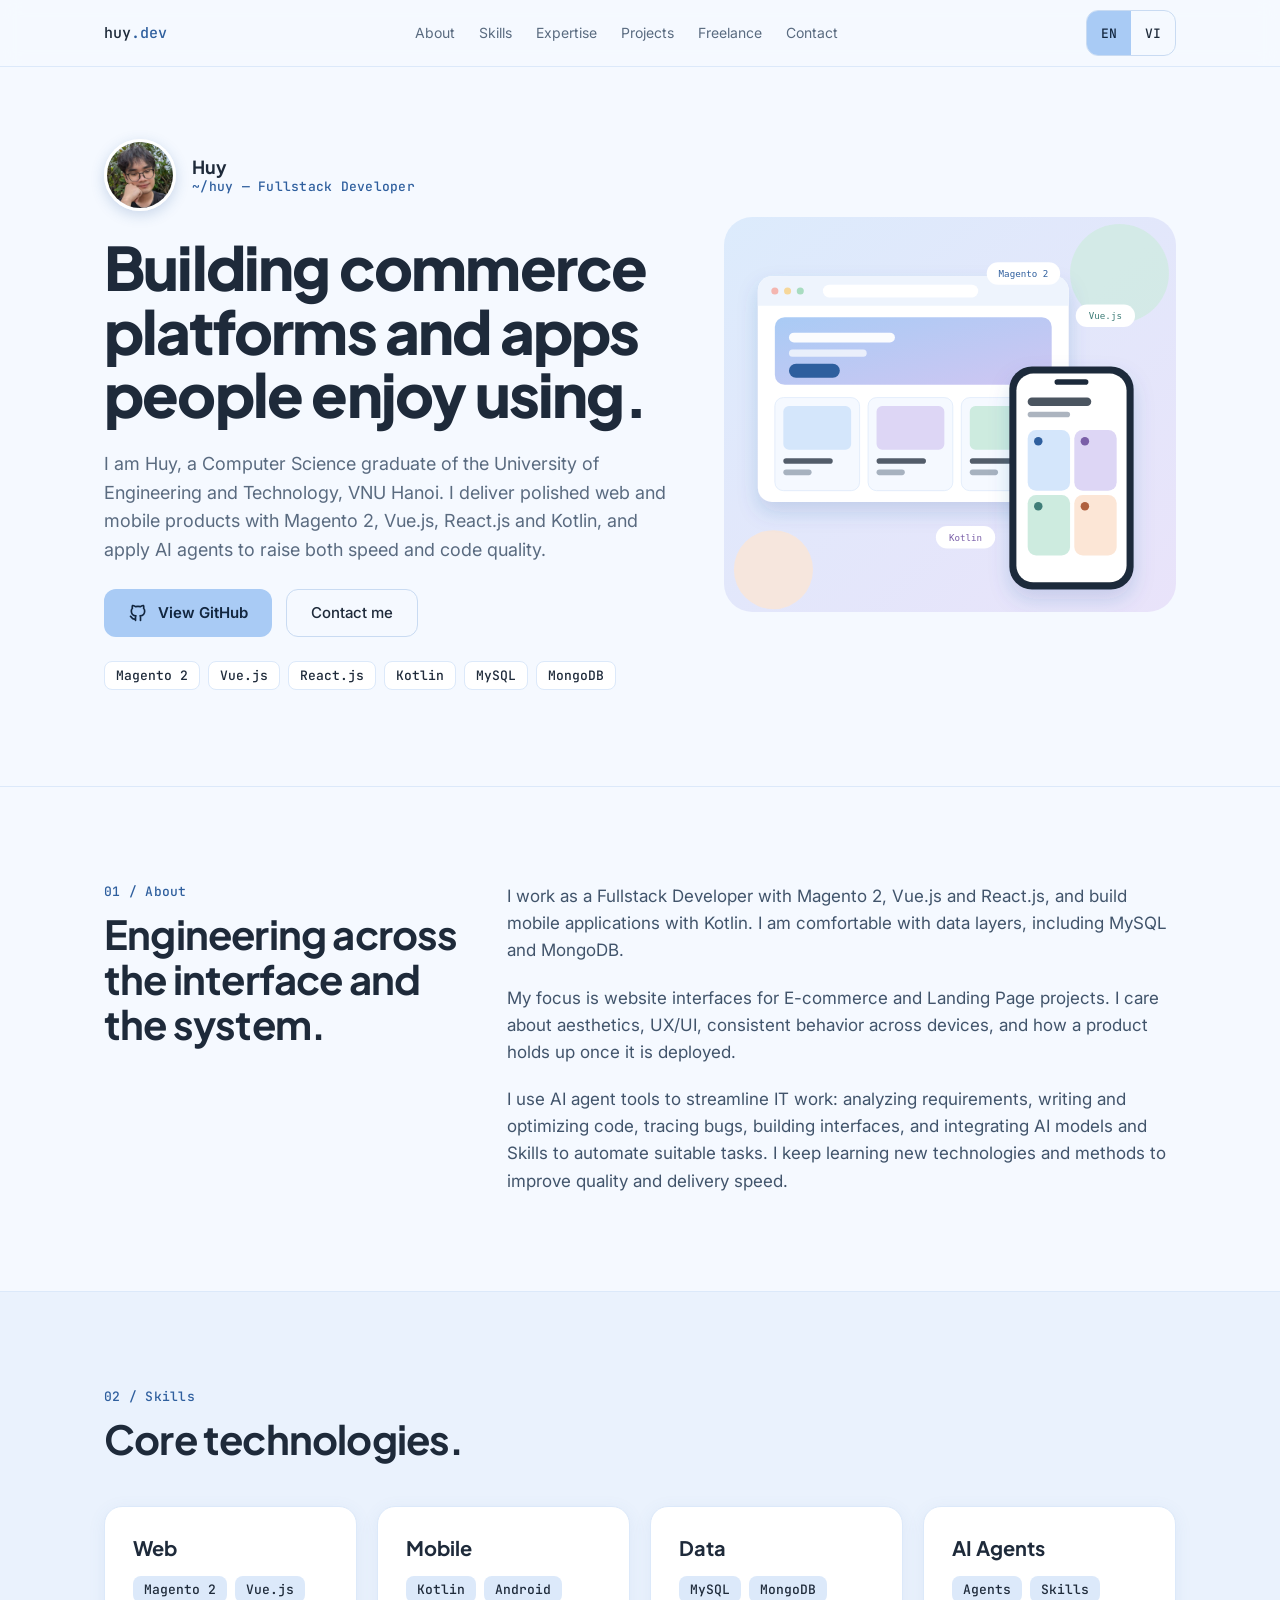
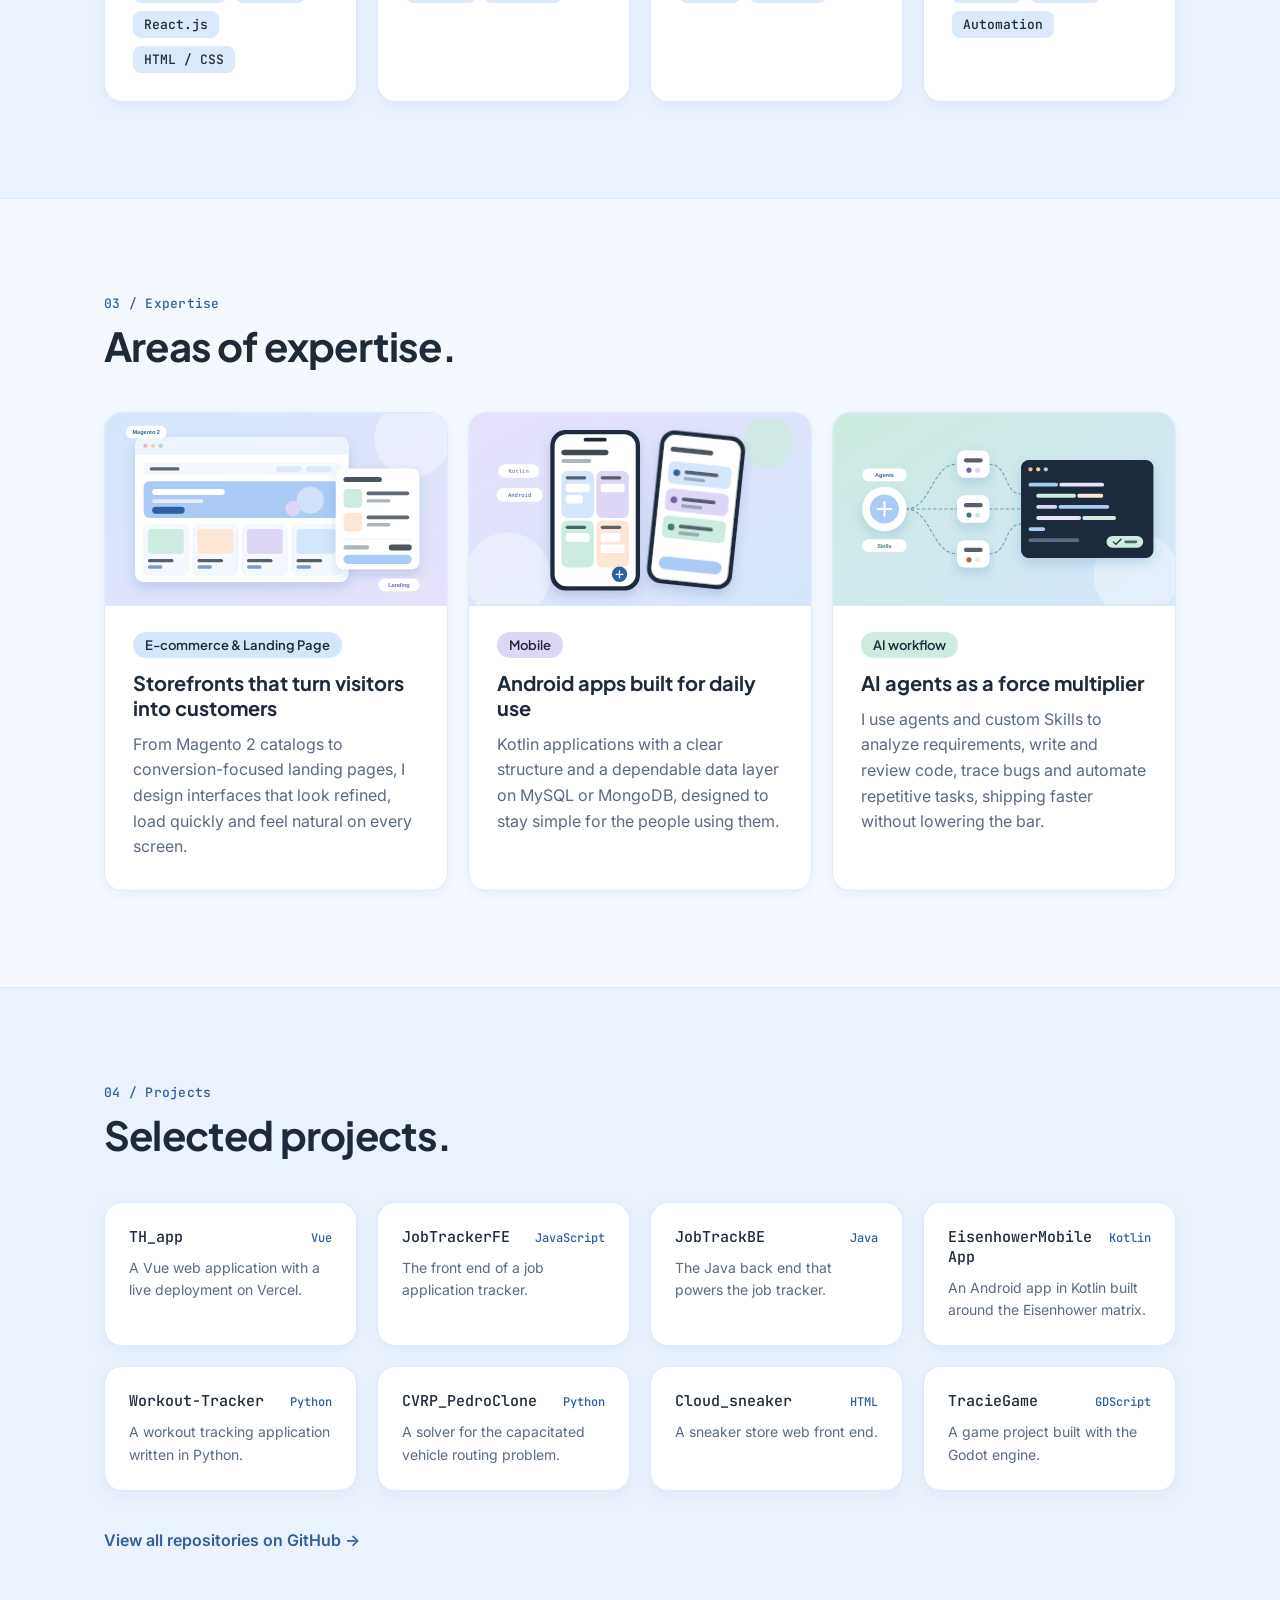
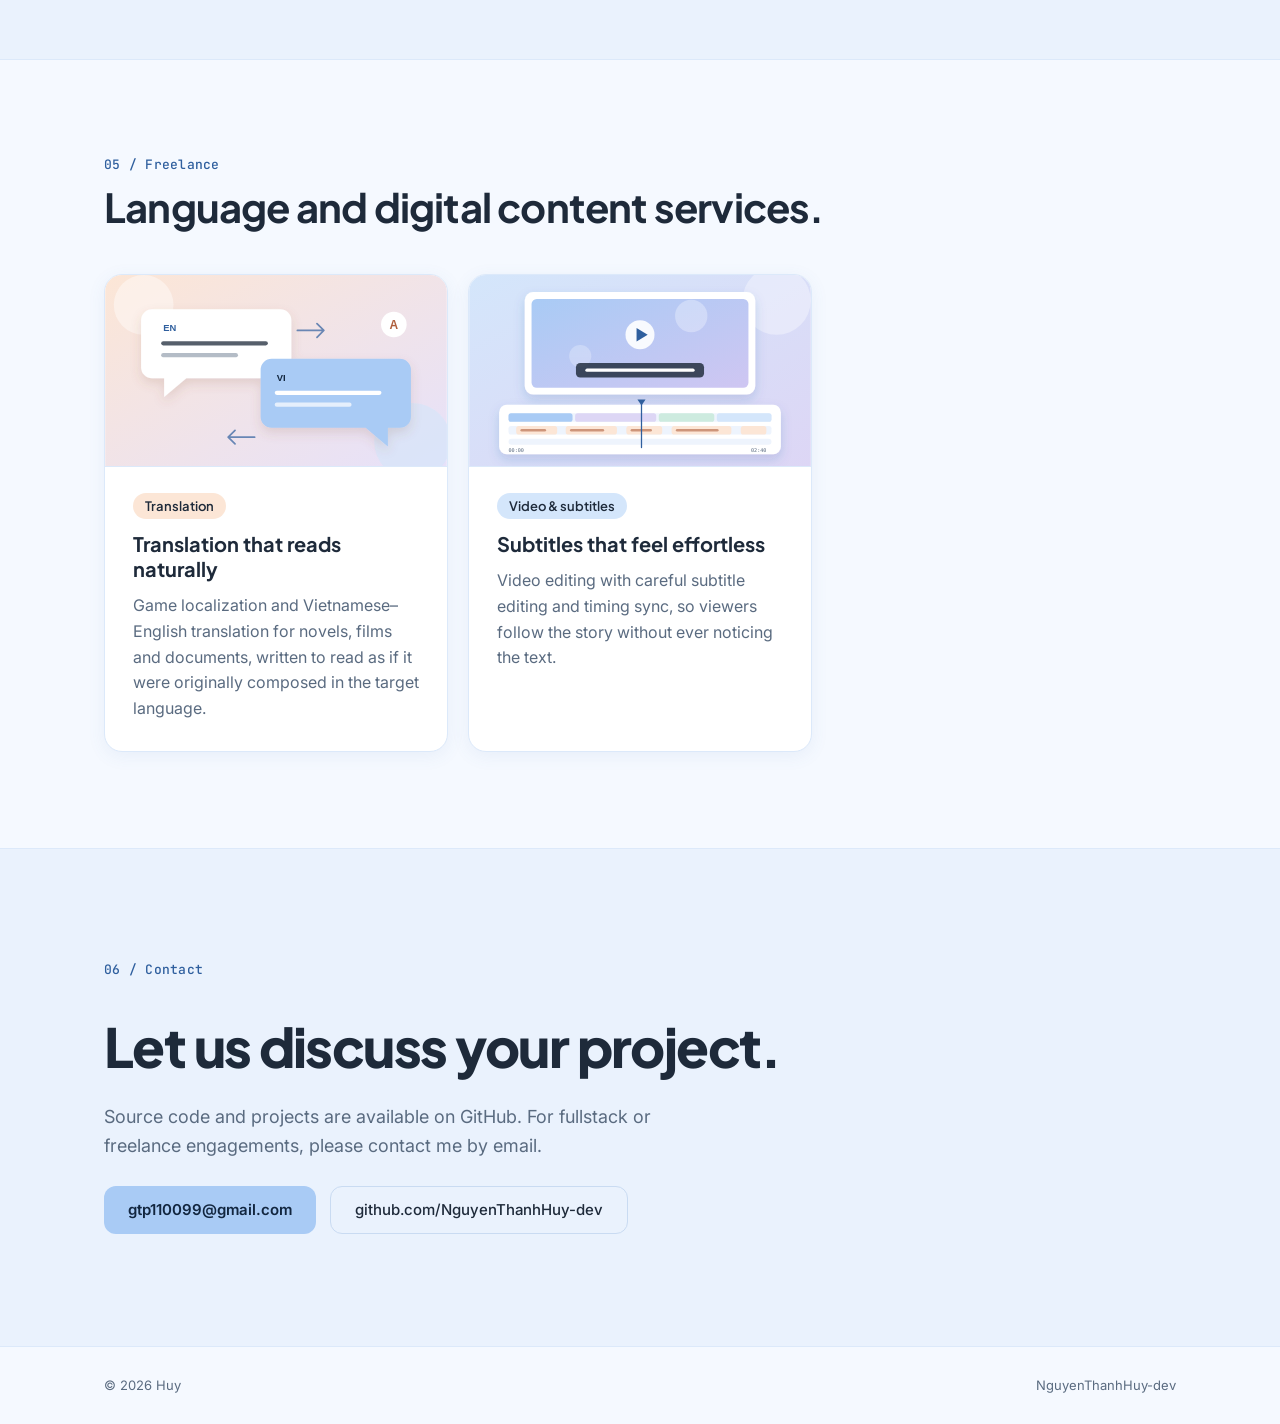
<file: index.html>
<!doctype html>
<html lang="en">
<head>
<meta charset="utf-8">
<meta name="viewport" content="width=device-width, initial-scale=1">
<title>Huy – Fullstack Developer</title>
<meta name="description" content="Portfolio of Huy, Fullstack Developer: Magento 2, Vue.js, React.js, Kotlin and AI-assisted engineering.">
<meta property="og:title" content="Huy – Fullstack Developer">
<meta property="og:description" content="E-commerce, mobile apps and AI-assisted engineering.">
<meta property="og:image" content="assets/banners/hero.svg">
<link rel="preconnect" href="https://fonts.googleapis.com">
<link rel="preconnect" href="https://fonts.gstatic.com" crossorigin>
<link href="https://fonts.googleapis.com/css2?family=Inter:wght@400;500;600&family=JetBrains+Mono:wght@500&family=Plus+Jakarta+Sans:wght@500;600;700;800&display=swap" rel="stylesheet">
<link rel="stylesheet" href="assets/css/style.css">
</head>
<body>

<header class="nav">
  <div class="wrap nav-inner">
    <a class="brand" href="#top">huy<span>.dev</span></a>
    <nav class="nav-links" aria-label="Primary">
      <a href="#about" data-i18n="nav.about">About</a>
      <a href="#skills" data-i18n="nav.skills">Skills</a>
      <a href="#work" data-i18n="nav.work">Expertise</a>
      <a href="#projects" data-i18n="nav.projects">Projects</a>
      <a href="#freelance" data-i18n="nav.freelance">Freelance</a>
      <a href="#contact" data-i18n="nav.contact">Contact</a>
    </nav>
    <div class="lang" role="group" aria-label="Language">
      <button type="button" data-lang="en" aria-pressed="true">EN</button>
      <button type="button" data-lang="vi" aria-pressed="false">VI</button>
    </div>
  </div>
</header>

<main id="top">

  <section class="hero wrap">
    <div class="hero-copy">
      <div class="me">
        <img class="avatar" src="assets/images/avatar.jpg" width="72" height="72" alt="Portrait of Huy">
        <div>
          <p class="me-name">Huy</p>
          <p class="eyebrow" data-i18n="hero.eyebrow">Fullstack Developer</p>
        </div>
      </div>
      <h1 data-i18n="hero.title">Building commerce platforms and apps people enjoy using.</h1>
      <p class="lead" data-i18n="hero.text">I am Huy, a Computer Science graduate of the University of Engineering and Technology, VNU Hanoi.</p>
      <div class="actions">
        <a class="btn btn-primary" href="https://github.com/NguyenThanhHuy-dev" target="_blank" rel="noopener">
          <svg width="20" height="20" viewBox="0 0 24 24" fill="none" stroke="currentColor" stroke-width="2" stroke-linecap="round" stroke-linejoin="round" aria-hidden="true"><path d="M9 19c-4.3 1.4 -4.3 -2.5 -6 -3m12 5v-3.5c0 -1 .1 -1.4 -.5 -2c2.8 -.3 5.5 -1.4 5.5 -6a4.6 4.6 0 0 0 -1.3 -3.2a4.2 4.2 0 0 0 -.1 -3.2s-1.1 -.3 -3.5 1.3a12.3 12.3 0 0 0 -6.2 0c-2.4 -1.6 -3.5 -1.3 -3.5 -1.3a4.2 4.2 0 0 0 -.1 3.2a4.6 4.6 0 0 0 -1.3 3.2c0 4.6 2.7 5.7 5.5 6c-.6 .6 -.6 1.2 -.5 2v3.5"/></svg>
          <span data-i18n="hero.cta1">View GitHub</span>
        </a>
        <a class="btn btn-ghost" href="#contact" data-i18n="hero.cta2">Contact me</a>
      </div>
      <ul class="pills" aria-label="Core stack">
        <li>Magento 2</li><li>Vue.js</li><li>React.js</li><li>Kotlin</li><li>MySQL</li><li>MongoDB</li>
      </ul>
    </div>
    <div class="hero-art">
      <img src="assets/banners/hero.svg" width="640" height="560" alt="Illustration of a storefront in a browser window and a task app on a phone">
    </div>
  </section>

  <section id="about" class="section">
    <div class="wrap split">
      <div>
        <p class="label">01 / <span data-i18n="nav.about">About</span></p>
        <h2 data-i18n="about.title">Engineering across the interface and the system.</h2>
      </div>
      <div class="prose">
        <p data-i18n="about.p1"></p>
        <p data-i18n="about.p2"></p>
        <p data-i18n="about.p3"></p>
      </div>
    </div>
  </section>

  <section id="skills" class="section alt">
    <div class="wrap">
      <p class="label">02 / <span data-i18n="nav.skills">Skills</span></p>
      <h2 data-i18n="skills.title">Core technologies.</h2>
      <div class="grid">
        <article class="card">
          <h3>Web</h3>
          <ul class="tags"><li>Magento 2</li><li>Vue.js</li><li>React.js</li><li>HTML / CSS</li></ul>
        </article>
        <article class="card">
          <h3>Mobile</h3>
          <ul class="tags"><li>Kotlin</li><li>Android</li></ul>
        </article>
        <article class="card">
          <h3 data-i18n="skills.data">Data</h3>
          <ul class="tags"><li>MySQL</li><li>MongoDB</li></ul>
        </article>
        <article class="card">
          <h3 data-i18n="skills.ai">AI Agents</h3>
          <ul class="tags"><li>Agents</li><li>Skills</li><li data-i18n="skills.auto">Automation</li></ul>
        </article>
      </div>
    </div>
  </section>

  <section id="work" class="section">
    <div class="wrap">
      <p class="label">03 / <span data-i18n="nav.work">Expertise</span></p>
      <h2 data-i18n="work.title">Areas of expertise.</h2>
      <div class="grid grid-3">
        <article class="card feature">
          <img src="assets/banners/work-ecommerce.svg" width="800" height="450" loading="lazy" alt="Storefront mockup with product grid and checkout panel">
          <div class="feature-body">
            <span class="chip c-blue" data-i18n="work.1.tag">E-commerce &amp; Landing Page</span>
            <h3 data-i18n="work.1.title"></h3>
            <p data-i18n="work.1.text"></p>
          </div>
        </article>
        <article class="card feature">
          <img src="assets/banners/work-mobile.svg" width="800" height="450" loading="lazy" alt="Two phone screens showing a prioritised task matrix">
          <div class="feature-body">
            <span class="chip c-lav" data-i18n="work.2.tag">Mobile</span>
            <h3 data-i18n="work.2.title"></h3>
            <p data-i18n="work.2.text"></p>
          </div>
        </article>
        <article class="card feature">
          <img src="assets/banners/work-ai.svg" width="800" height="450" loading="lazy" alt="Connected AI agent nodes beside a code editor">
          <div class="feature-body">
            <span class="chip c-mint" data-i18n="work.3.tag">AI workflow</span>
            <h3 data-i18n="work.3.title"></h3>
            <p data-i18n="work.3.text"></p>
          </div>
        </article>
      </div>
    </div>
  </section>

  <section id="projects" class="section alt">
    <div class="wrap">
      <p class="label">04 / <span data-i18n="nav.projects">Projects</span></p>
      <h2 data-i18n="projects.title">Selected projects.</h2>
      <div class="grid" id="repos"></div>
      <a class="more" href="https://github.com/NguyenThanhHuy-dev?tab=repositories" target="_blank" rel="noopener" data-i18n="projects.all">View all repositories on GitHub →</a>
    </div>
  </section>

  <section id="freelance" class="section">
    <div class="wrap">
      <p class="label">05 / <span data-i18n="nav.freelance">Freelance</span></p>
      <h2 data-i18n="free.title">Language and digital content services.</h2>
      <div class="grid grid-2">
        <article class="card feature">
          <img src="assets/banners/freelance-translation.svg" width="800" height="450" loading="lazy" alt="English and Vietnamese speech bubbles">
          <div class="feature-body">
            <span class="chip c-peach" data-i18n="free.1.tag"></span>
            <h3 data-i18n="free.1.title"></h3>
            <p data-i18n="free.1.text"></p>
          </div>
        </article>
        <article class="card feature">
          <img src="assets/banners/freelance-video.svg" width="800" height="450" loading="lazy" alt="Video editor timeline with subtitle tracks">
          <div class="feature-body">
            <span class="chip c-blue" data-i18n="free.2.tag"></span>
            <h3 data-i18n="free.2.title"></h3>
            <p data-i18n="free.2.text"></p>
          </div>
        </article>
      </div>
    </div>
  </section>

  <section id="contact" class="section alt contact">
    <div class="wrap">
      <p class="label">06 / <span data-i18n="nav.contact">Contact</span></p>
      <h2 class="big" data-i18n="contact.title">Let us discuss your project.</h2>
      <p class="lead" data-i18n="contact.text"></p>
      <div class="actions">
        <a class="btn btn-primary" href="mailto:gtp110099@gmail.com">gtp110099@gmail.com</a>
        <a class="btn btn-ghost" href="https://github.com/NguyenThanhHuy-dev" target="_blank" rel="noopener">github.com/NguyenThanhHuy-dev</a>
      </div>
    </div>
  </section>

</main>

<footer class="footer">
  <div class="wrap foot-inner">
    <span>© 2026 Huy</span>
    <a href="https://github.com/NguyenThanhHuy-dev" target="_blank" rel="noopener">NguyenThanhHuy-dev</a>
  </div>
</footer>

<script src="assets/js/main.js"></script>
</body>
</html>
</file>
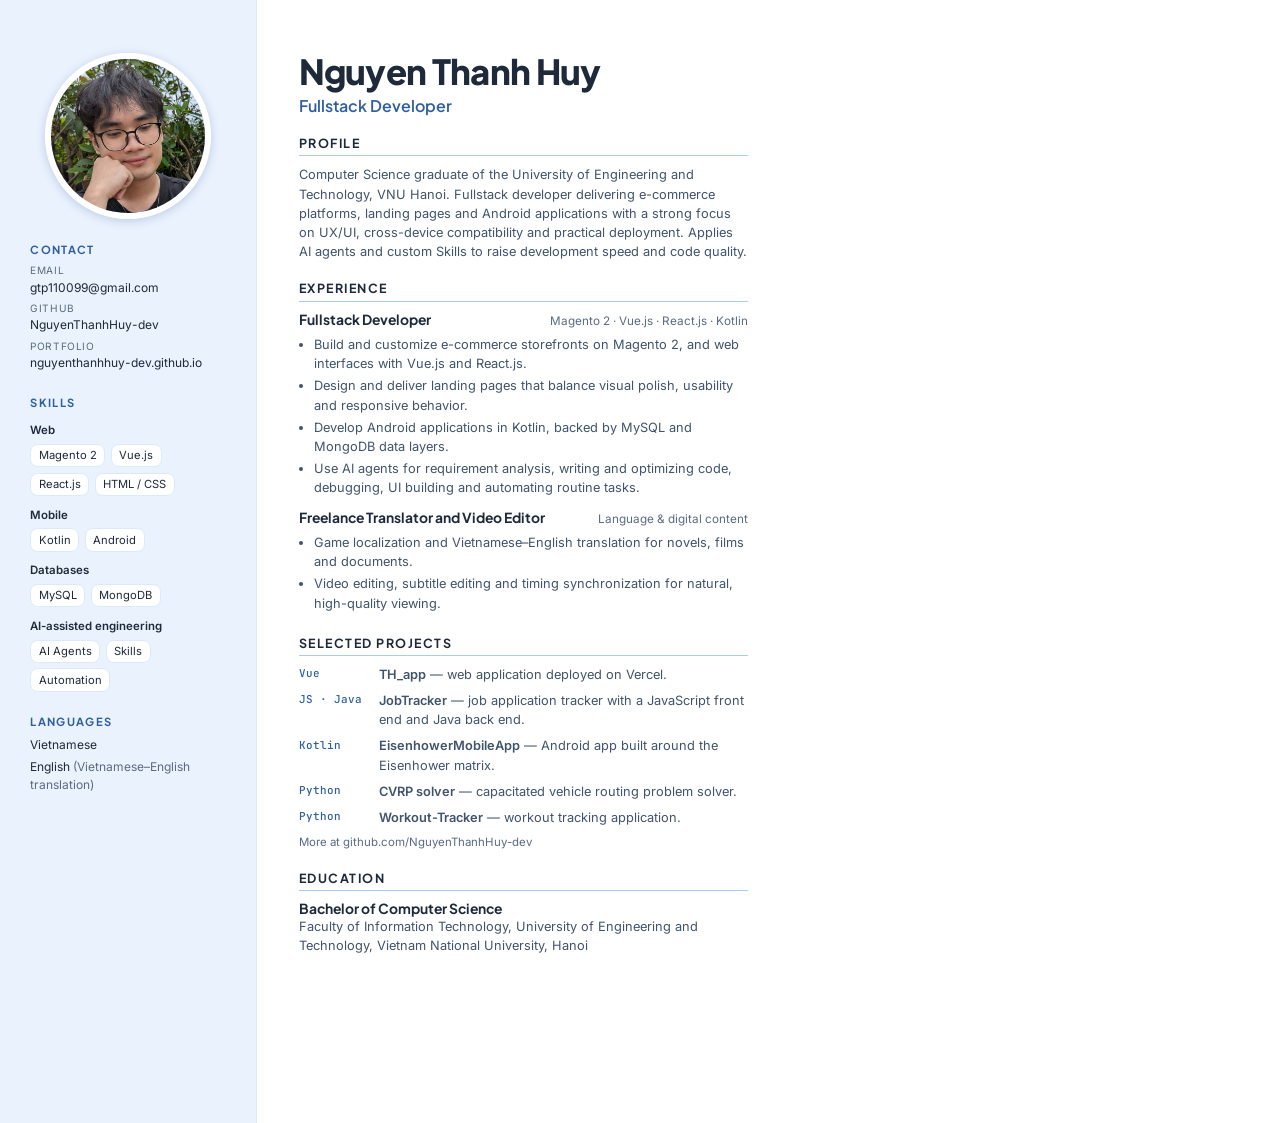
<file: resume/resume-en.html>
<!doctype html>
<html lang="en">
<head>
<meta charset="utf-8">
<title>Resume – Nguyen Thanh Huy</title>
<link href="https://fonts.googleapis.com/css2?family=Inter:wght@400;500;600&family=JetBrains+Mono:wght@500&family=Plus+Jakarta+Sans:wght@600;700;800&display=swap" rel="stylesheet">
<link rel="stylesheet" href="resume.css">
</head>
<body>
<div class="page">
<aside>
  <img class="avatar" src="avatar.jpg" alt="Portrait of Huy">
  <div>
    <h3>Contact</h3>
    <ul>
      <li><span class="k">Email</span><a href="mailto:gtp110099@gmail.com">gtp110099@gmail.com</a></li>
      <li><span class="k">GitHub</span><a href="https://github.com/NguyenThanhHuy-dev">NguyenThanhHuy-dev</a></li>
      <li><span class="k">Portfolio</span><a href="https://nguyenthanhhuy-dev.github.io/Hyf_Portfolio/">nguyenthanhhuy-dev.github.io</a></li>
    </ul>
  </div>
  <div>
    <h3>Skills</h3>
    <ul>
      <li class="sub">Web</li>
      <li class="tags"><span>Magento 2</span><span>Vue.js</span><span>React.js</span><span>HTML / CSS</span></li>
      <li class="sub">Mobile</li>
      <li class="tags"><span>Kotlin</span><span>Android</span></li>
      <li class="sub">Databases</li>
      <li class="tags"><span>MySQL</span><span>MongoDB</span></li>
      <li class="sub">AI-assisted engineering</li>
      <li class="tags"><span>AI Agents</span><span>Skills</span><span>Automation</span></li>
    </ul>
  </div>
  <div>
    <h3>Languages</h3>
    <ul><li>Vietnamese</li><li>English <span style="color:#5a6b80">(Vietnamese–English translation)</span></li></ul>
  </div>
</aside>
<main>
  <header>
    <h1>Nguyen Thanh Huy</h1>
    <p class="role">Fullstack Developer</p>
  </header>

  <section>
    <h2>Profile</h2>
    <p class="summary">Computer Science graduate of the University of Engineering and Technology, VNU Hanoi. Fullstack developer delivering e-commerce platforms, landing pages and Android applications with a strong focus on UX/UI, cross-device compatibility and practical deployment. Applies AI agents and custom Skills to raise development speed and code quality.</p>
  </section>

  <section>
    <h2>Experience</h2>
    <div class="item">
      <div class="item-head"><b>Fullstack Developer</b><span>Magento 2 · Vue.js · React.js · Kotlin</span></div>
      <ul>
        <li>Build and customize e-commerce storefronts on Magento 2, and web interfaces with Vue.js and React.js.</li>
        <li>Design and deliver landing pages that balance visual polish, usability and responsive behavior.</li>
        <li>Develop Android applications in Kotlin, backed by MySQL and MongoDB data layers.</li>
        <li>Use AI agents for requirement analysis, writing and optimizing code, debugging, UI building and automating routine tasks.</li>
      </ul>
    </div>
    <div class="item">
      <div class="item-head"><b>Freelance Translator and Video Editor</b><span>Language &amp; digital content</span></div>
      <ul>
        <li>Game localization and Vietnamese–English translation for novels, films and documents.</li>
        <li>Video editing, subtitle editing and timing synchronization for natural, high-quality viewing.</li>
      </ul>
    </div>
  </section>

  <section>
    <h2>Selected projects</h2>
    <div class="proj"><span class="tech">Vue</span><span class="d"><b>TH_app</b> — web application deployed on Vercel.</span></div>
    <div class="proj"><span class="tech">JS · Java</span><span class="d"><b>JobTracker</b> — job application tracker with a JavaScript front end and Java back end.</span></div>
    <div class="proj"><span class="tech">Kotlin</span><span class="d"><b>EisenhowerMobileApp</b> — Android app built around the Eisenhower matrix.</span></div>
    <div class="proj"><span class="tech">Python</span><span class="d"><b>CVRP solver</b> — capacitated vehicle routing problem solver.</span></div>
    <div class="proj"><span class="tech">Python</span><span class="d"><b>Workout-Tracker</b> — workout tracking application.</span></div>
    <p style="font-size:8.6pt;color:#5a6b80;margin-top:1mm">More at github.com/NguyenThanhHuy-dev</p>
  </section>

  <section>
    <h2>Education</h2>
    <div class="item">
      <div class="item-head"><b>Bachelor of Computer Science</b></div>
      <p class="summary">Faculty of Information Technology, University of Engineering and Technology, Vietnam National University, Hanoi</p>
    </div>
  </section>
</main>
</div>
</body>
</html>
</file>
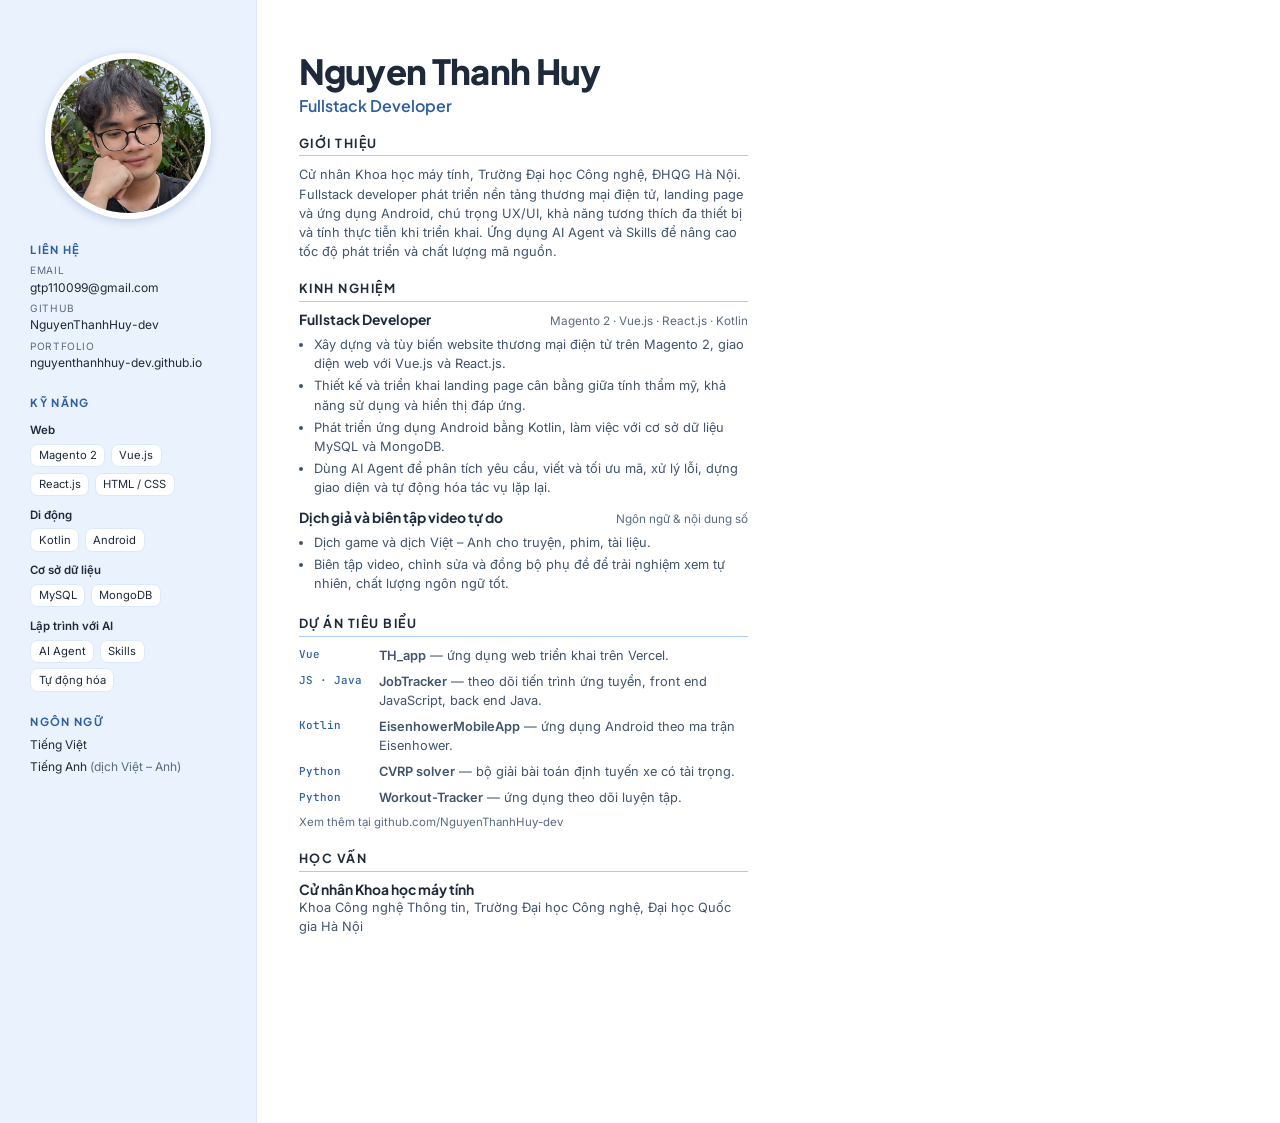
<file: resume/resume-vi.html>
<!doctype html>
<html lang="vi">
<head>
<meta charset="utf-8">
<title>Hồ sơ – Nguyen Thanh Huy</title>
<link href="https://fonts.googleapis.com/css2?family=Inter:wght@400;500;600&family=JetBrains+Mono:wght@500&family=Plus+Jakarta+Sans:wght@600;700;800&display=swap" rel="stylesheet">
<link rel="stylesheet" href="resume.css">
</head>
<body>
<div class="page">
<aside>
  <img class="avatar" src="avatar.jpg" alt="Ảnh chân dung của Huy">
  <div>
    <h3>Liên hệ</h3>
    <ul>
      <li><span class="k">Email</span><a href="mailto:gtp110099@gmail.com">gtp110099@gmail.com</a></li>
      <li><span class="k">GitHub</span><a href="https://github.com/NguyenThanhHuy-dev">NguyenThanhHuy-dev</a></li>
      <li><span class="k">Portfolio</span><a href="https://nguyenthanhhuy-dev.github.io/Hyf_Portfolio/">nguyenthanhhuy-dev.github.io</a></li>
    </ul>
  </div>
  <div>
    <h3>Kỹ năng</h3>
    <ul>
      <li class="sub">Web</li>
      <li class="tags"><span>Magento 2</span><span>Vue.js</span><span>React.js</span><span>HTML / CSS</span></li>
      <li class="sub">Di động</li>
      <li class="tags"><span>Kotlin</span><span>Android</span></li>
      <li class="sub">Cơ sở dữ liệu</li>
      <li class="tags"><span>MySQL</span><span>MongoDB</span></li>
      <li class="sub">Lập trình với AI</li>
      <li class="tags"><span>AI Agent</span><span>Skills</span><span>Tự động hóa</span></li>
    </ul>
  </div>
  <div>
    <h3>Ngôn ngữ</h3>
    <ul><li>Tiếng Việt</li><li>Tiếng Anh <span style="color:#5a6b80">(dịch Việt – Anh)</span></li></ul>
  </div>
</aside>
<main>
  <header>
    <h1>Nguyen Thanh Huy</h1>
    <p class="role">Fullstack Developer</p>
  </header>

  <section>
    <h2>Giới thiệu</h2>
    <p class="summary">Cử nhân Khoa học máy tính, Trường Đại học Công nghệ, ĐHQG Hà Nội. Fullstack developer phát triển nền tảng thương mại điện tử, landing page và ứng dụng Android, chú trọng UX/UI, khả năng tương thích đa thiết bị và tính thực tiễn khi triển khai. Ứng dụng AI Agent và Skills để nâng cao tốc độ phát triển và chất lượng mã nguồn.</p>
  </section>

  <section>
    <h2>Kinh nghiệm</h2>
    <div class="item">
      <div class="item-head"><b>Fullstack Developer</b><span>Magento 2 · Vue.js · React.js · Kotlin</span></div>
      <ul>
        <li>Xây dựng và tùy biến website thương mại điện tử trên Magento 2, giao diện web với Vue.js và React.js.</li>
        <li>Thiết kế và triển khai landing page cân bằng giữa tính thẩm mỹ, khả năng sử dụng và hiển thị đáp ứng.</li>
        <li>Phát triển ứng dụng Android bằng Kotlin, làm việc với cơ sở dữ liệu MySQL và MongoDB.</li>
        <li>Dùng AI Agent để phân tích yêu cầu, viết và tối ưu mã, xử lý lỗi, dựng giao diện và tự động hóa tác vụ lặp lại.</li>
      </ul>
    </div>
    <div class="item">
      <div class="item-head"><b>Dịch giả và biên tập video tự do</b><span>Ngôn ngữ &amp; nội dung số</span></div>
      <ul>
        <li>Dịch game và dịch Việt – Anh cho truyện, phim, tài liệu.</li>
        <li>Biên tập video, chỉnh sửa và đồng bộ phụ đề để trải nghiệm xem tự nhiên, chất lượng ngôn ngữ tốt.</li>
      </ul>
    </div>
  </section>

  <section>
    <h2>Dự án tiêu biểu</h2>
    <div class="proj"><span class="tech">Vue</span><span class="d"><b>TH_app</b> — ứng dụng web triển khai trên Vercel.</span></div>
    <div class="proj"><span class="tech">JS · Java</span><span class="d"><b>JobTracker</b> — theo dõi tiến trình ứng tuyển, front end JavaScript, back end Java.</span></div>
    <div class="proj"><span class="tech">Kotlin</span><span class="d"><b>EisenhowerMobileApp</b> — ứng dụng Android theo ma trận Eisenhower.</span></div>
    <div class="proj"><span class="tech">Python</span><span class="d"><b>CVRP solver</b> — bộ giải bài toán định tuyến xe có tải trọng.</span></div>
    <div class="proj"><span class="tech">Python</span><span class="d"><b>Workout-Tracker</b> — ứng dụng theo dõi luyện tập.</span></div>
    <p style="font-size:8.6pt;color:#5a6b80;margin-top:1mm">Xem thêm tại github.com/NguyenThanhHuy-dev</p>
  </section>

  <section>
    <h2>Học vấn</h2>
    <div class="item">
      <div class="item-head"><b>Cử nhân Khoa học máy tính</b></div>
      <p class="summary">Khoa Công nghệ Thông tin, Trường Đại học Công nghệ, Đại học Quốc gia Hà Nội</p>
    </div>
  </section>
</main>
</div>
</body>
</html>
</file>
<file: assets/css/style.css>
:root{
  --bg:#f5f9ff; --bg-alt:#eaf2fd; --card:#fff; --line:#dce9fa; --line-2:#c9dbf2;
  --ink:#1e2a3a; --muted:#5a6b80; --body:#41546b;
  --accent:#2f5f9e; --soft:#a9cbf5; --soft-hover:#bbd6f8; --on-soft:#12263f;
  --blue:#d4e6fb; --lav:#ddd6f5; --mint:#cdebdf; --peach:#fce6d6;
  --radius:18px; --shadow:0 4px 18px rgba(80,120,180,.08);
  --head:'Plus Jakarta Sans',system-ui,sans-serif; --mono:'JetBrains Mono',ui-monospace,monospace;
}
*{box-sizing:border-box}
html{scroll-behavior:smooth;scroll-padding-top:84px}
body{margin:0;background:var(--bg);color:var(--ink);font-family:'Inter',system-ui,sans-serif;line-height:1.6;-webkit-font-smoothing:antialiased}
img{max-width:100%;height:auto;display:block}
a{color:inherit;text-decoration:none}
a:focus-visible,button:focus-visible{outline:2px solid var(--accent);outline-offset:3px}
.wrap{max-width:1120px;margin:0 auto;padding:0 24px}

/* nav */
.nav{position:sticky;top:0;z-index:10;background:rgba(245,249,255,.85);backdrop-filter:blur(10px);border-bottom:1px solid var(--line)}
.nav-inner{display:flex;flex-wrap:wrap;align-items:center;justify-content:space-between;gap:8px 24px;padding-top:10px;padding-bottom:10px}
.brand{font-family:var(--mono);font-weight:500;font-size:15px}
.brand span{color:var(--accent)}
.nav-links{display:flex;flex-wrap:wrap;gap:4px 24px;font-size:14px}
.nav-links a{color:var(--muted);padding:10px 0;min-height:44px;display:inline-flex;align-items:center}
.nav-links a:hover{color:var(--accent)}
.lang{display:flex;border:1px solid var(--line-2);border-radius:12px;overflow:hidden}
.lang button{border:0;background:transparent;color:var(--ink);font:500 13px var(--mono);min-width:44px;min-height:44px;padding:0 14px;cursor:pointer}
.lang button[aria-pressed="true"]{background:var(--soft);color:var(--on-soft)}

/* hero */
.hero{display:flex;flex-wrap:wrap;align-items:center;gap:48px;padding-top:72px;padding-bottom:96px}
.hero-copy{flex:1 1 480px;min-width:0;display:flex;flex-direction:column;gap:24px}
.hero-art{flex:1 1 360px;min-width:0}
.me{display:flex;align-items:center;gap:16px}
.avatar{width:72px;height:72px;border-radius:50%;object-fit:cover;border:3px solid #fff;box-shadow:0 4px 14px rgba(47,95,158,.22)}
.me-name{margin:0;font:700 18px var(--head)}
.eyebrow,.label{margin:0;font:500 13px var(--mono);color:var(--accent);letter-spacing:.02em}
.label{margin-bottom:12px}
h1,h2,h3{font-family:var(--head);margin:0}
h1{font-size:clamp(34px,5.4vw,60px);font-weight:800;line-height:1.06;letter-spacing:-.03em}
h2{font-size:clamp(28px,3.6vw,40px);font-weight:700;line-height:1.12;letter-spacing:-.02em}
h2.big{font-size:clamp(32px,5vw,54px);font-weight:800;max-width:760px;letter-spacing:-.03em}
h3{font-size:20px;font-weight:700;line-height:1.25}
.lead{margin:0;font-size:18px;color:var(--muted);max-width:580px}
.actions{display:flex;flex-wrap:wrap;gap:14px}
.btn{display:inline-flex;align-items:center;gap:10px;min-height:48px;padding:0 24px;border-radius:12px;font-weight:600;font-size:15px;transition:background .15s,border-color .15s,color .15s}
.btn-primary{background:var(--soft);color:var(--on-soft)}
.btn-primary:hover{background:var(--soft-hover)}
.btn-ghost{border:1px solid var(--line-2);font-weight:500}
.btn-ghost:hover{border-color:var(--accent);color:var(--accent)}
.pills,.tags{list-style:none;margin:0;padding:0;display:flex;flex-wrap:wrap;gap:8px}
.pills li,.tags li{font:500 13px var(--mono);padding:5px 11px;border-radius:8px;background:var(--line);color:var(--ink)}
.pills li{background:var(--card);border:1px solid var(--line)}

/* sections */
.section{padding:96px 0;border-top:1px solid var(--line)}
.section.alt{background:var(--bg-alt)}
.split{display:flex;flex-wrap:wrap;gap:48px}
.split>div:first-child{flex:1 1 260px;min-width:0}
.prose{flex:2 1 480px;min-width:0;display:flex;flex-direction:column;gap:20px;font-size:17px;color:var(--body)}
.prose p{margin:0}
.section h2{margin-bottom:44px}
.split h2{margin-bottom:0}
.grid{display:grid;grid-template-columns:repeat(auto-fill,minmax(240px,1fr));gap:20px}
.grid-3{grid-template-columns:repeat(auto-fill,minmax(300px,1fr))}
.grid-2{grid-template-columns:repeat(auto-fill,minmax(340px,1fr))}
.card{background:var(--card);border:1px solid var(--line);border-radius:var(--radius);box-shadow:var(--shadow);padding:28px;display:flex;flex-direction:column;gap:16px;transition:border-color .15s,transform .15s}
.card:hover{border-color:#9dbde6}

/* feature cards with banner */
.card.feature{padding:0;overflow:hidden;gap:0}
.card.feature:hover{transform:translateY(-3px)}
.feature img{width:100%;aspect-ratio:16/9;object-fit:cover;border-bottom:1px solid var(--line)}
.feature-body{padding:26px 28px 30px;display:flex;flex-direction:column;align-items:flex-start;gap:12px}
.feature-body p{margin:0;color:var(--muted)}
.chip{font:600 13px var(--head);padding:5px 12px;border-radius:999px;color:var(--ink)}
.c-blue{background:var(--blue)} .c-lav{background:var(--lav)} .c-mint{background:var(--mint)} .c-peach{background:var(--peach)}

/* repos */
.repo{gap:10px;padding:24px}
.repo:hover{border-color:var(--soft);transform:translateY(-2px)}
.repo-head{display:flex;justify-content:space-between;align-items:baseline;gap:12px}
.repo-name{font:500 15px var(--mono);word-break:break-word}
.repo-lang{font:500 12px var(--mono);color:var(--accent);white-space:nowrap}
.repo p{margin:0;font-size:14px;color:var(--muted)}
.more{display:inline-flex;align-items:center;min-height:44px;margin-top:28px;color:var(--accent);font-weight:600}
.more:hover{color:#1e4a82}

/* contact + footer */
.contact{padding:112px 0}
.contact .wrap{display:flex;flex-direction:column;align-items:flex-start;gap:26px}
.contact h2{margin-bottom:0}
.footer{border-top:1px solid var(--line);font-size:13px;color:var(--muted)}
.foot-inner{display:flex;flex-wrap:wrap;justify-content:space-between;gap:12px;padding-top:28px;padding-bottom:28px}
.foot-inner a:hover{color:var(--accent)}

@media (max-width:640px){
  .hero{padding-top:40px;padding-bottom:64px}
  .section{padding:64px 0}
  .contact{padding:72px 0}
  .grid-2{grid-template-columns:1fr}
}
@media (prefers-reduced-motion:reduce){*{transition:none!important;scroll-behavior:auto!important}}
</file>
<file: resume/resume.css>
@page{size:A4;margin:0}
*{box-sizing:border-box}
:root{--ink:#1e2a3a;--muted:#5a6b80;--accent:#2f5f9e;--soft:#a9cbf5;--side:#eaf2fd;--line:#dce9fa;--lav:#ddd6f5;--mint:#cdebdf}
html,body{margin:0;padding:0}
body{font-family:'Inter','Helvetica Neue',Arial,sans-serif;font-size:9.6pt;line-height:1.5;color:var(--ink);-webkit-print-color-adjust:exact;print-color-adjust:exact}
.page{width:210mm;height:297mm;display:grid;grid-template-columns:68mm 1fr;overflow:hidden}
aside{background:var(--side);padding:14mm 8mm 10mm;display:flex;flex-direction:column;gap:6mm;border-right:1px solid var(--line)}
.avatar{width:44mm;height:44mm;border-radius:50%;object-fit:cover;border:1.6mm solid #fff;box-shadow:0 2px 10px rgba(47,95,158,.25);align-self:center}
aside h3{margin:0 0 2mm;font:700 8.4pt 'Plus Jakarta Sans',sans-serif;letter-spacing:.12em;text-transform:uppercase;color:var(--accent)}
aside ul{list-style:none;margin:0;padding:0;display:flex;flex-direction:column;gap:1.2mm;font-size:9pt}
aside .sub{font-weight:600;font-size:8.6pt;margin-top:1.6mm;color:var(--ink)}
aside a{color:inherit;text-decoration:none;word-break:break-all}
.tags{display:flex;flex-wrap:wrap;gap:1.4mm}
.tags span{background:#fff;border:1px solid var(--line);border-radius:2mm;padding:.6mm 2mm;font-size:8.4pt}
main{padding:14mm 12mm 10mm 11mm;display:flex;flex-direction:column;gap:5mm}
header h1{margin:0;font:800 26pt/1.05 'Plus Jakarta Sans',sans-serif;letter-spacing:-.02em}
header .role{margin:1.5mm 0 0;font:600 12pt 'Plus Jakarta Sans',sans-serif;color:var(--accent)}
section h2{margin:0 0 2.4mm;padding-bottom:1.2mm;border-bottom:1.5px solid var(--soft);font:700 9.4pt 'Plus Jakarta Sans',sans-serif;letter-spacing:.12em;text-transform:uppercase}
p{margin:0}
.summary{color:#41546b}
.item{margin-bottom:3mm}
.item:last-child{margin-bottom:0}
.item-head{display:flex;justify-content:space-between;gap:4mm;align-items:baseline}
.item-head b{font:700 10.4pt 'Plus Jakarta Sans',sans-serif}
.item-head span{color:var(--muted);font-size:8.8pt;white-space:nowrap}
.item ul{margin:1.2mm 0 0;padding-left:4.2mm;color:#41546b}
.item li{margin-bottom:.8mm}
.proj{display:flex;gap:2.4mm;margin-bottom:1.8mm}
.proj .tech{flex:0 0 19mm;font:500 8.2pt 'JetBrains Mono',monospace;color:var(--accent);padding-top:.3mm}
.proj b{font-weight:600}
.proj span.d{color:#41546b}
aside .k{display:block;font-size:7.6pt;color:var(--muted);letter-spacing:.06em;text-transform:uppercase}
aside li a{word-break:normal;font-size:9pt}
</file>
